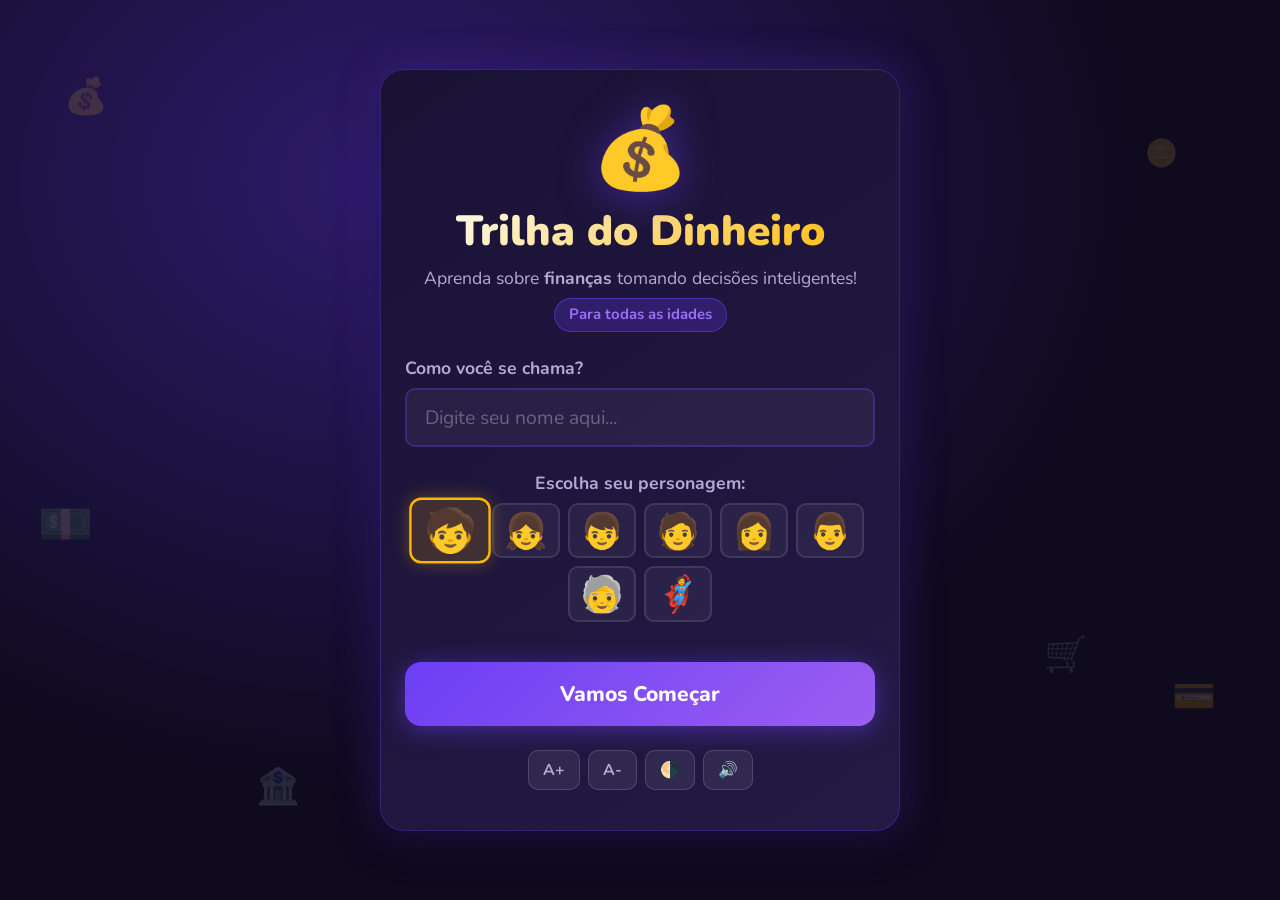
<file: trilha-financeira/index.html>
<!DOCTYPE html>
<html lang="pt-BR">

<head>
  <meta charset="UTF-8" />
  <meta name="viewport" content="width=device-width, initial-scale=1.0" />
  <title>Trilha do Dinheiro — Aprenda sobre Finanças!</title>
  <meta name="description"
    content="Jogo educativo de trilha financeira para alunos aprenderem sobre dinheiro, economias e escolhas inteligentes." />
  <link rel="preconnect" href="https://fonts.googleapis.com" />
  <link rel="preconnect" href="https://fonts.gstatic.com" crossorigin />
  <link href="https://fonts.googleapis.com/css2?family=Nunito:wght@400;600;700;800;900&display=swap" rel="stylesheet" />
  <link rel="stylesheet" href="style.css" />
</head>

<body>

  <!-- SKIP LINK para acessibilidade -->
  <a href="#main-content" class="skip-link">Pular para o conteúdo principal</a>

  <!-- TELA 1: BEM-VINDO -->
  <div id="screen-welcome" class="screen active" role="main" aria-label="Tela de boas-vindas">
    <div class="welcome-bg">
      <div class="floating-coins" aria-hidden="true">
        <span class="coin c1">💰</span>
        <span class="coin c2">🪙</span>
        <span class="coin c3">💵</span>
        <span class="coin c4">🏦</span>
        <span class="coin c5">💳</span>
        <span class="coin c6">🛒</span>
      </div>
      <div class="welcome-card" id="main-content">
        <div class="mascot-container" aria-hidden="true">
          <span class="mascot-emoji">💰</span>
        </div>
        <h1 class="welcome-title">
          Trilha do Dinheiro
        </h1>
        <p class="welcome-subtitle">
          Aprenda sobre <strong>finanças</strong> tomando decisões inteligentes!<br />
          <span class="tag-badge">Para todas as idades</span>
        </p>

        <div class="name-section">
          <label for="player-name" class="name-label">
            Como você se chama?
          </label>
          <input type="text" id="player-name" class="name-input" placeholder="Digite seu nome aqui..." maxlength="30"
            aria-required="true" autocomplete="given-name" />
        </div>

        <div class="avatar-section" role="group" aria-label="Escolha seu avatar">
          <p class="avatar-label">Escolha seu personagem:</p>
          <div class="avatar-grid">
            <button class="avatar-btn active" data-avatar="🧒" aria-label="Criança" aria-pressed="true">🧒</button>
            <button class="avatar-btn" data-avatar="👧" aria-label="Menina" aria-pressed="false">👧</button>
            <button class="avatar-btn" data-avatar="👦" aria-label="Menino" aria-pressed="false">👦</button>
            <button class="avatar-btn" data-avatar="🧑" aria-label="Jovem" aria-pressed="false">🧑</button>
            <button class="avatar-btn" data-avatar="👩" aria-label="Mulher jovem" aria-pressed="false">👩</button>
            <button class="avatar-btn" data-avatar="👨" aria-label="Homem jovem" aria-pressed="false">👨</button>
            <button class="avatar-btn" data-avatar="🧓" aria-label="Pessoa mais velha" aria-pressed="false">🧓</button>
            <button class="avatar-btn" data-avatar="🦸" aria-label="Super-herói" aria-pressed="false">🦸</button>
          </div>
        </div>

        <button id="start-btn" class="btn-primary pulse-anim" aria-label="Iniciar o jogo">
          Vamos Começar
        </button>

        <div class="accessibility-bar" role="group" aria-label="Opções de acessibilidade">
          <button class="acc-btn" id="btn-fontup" title="Aumentar letra" aria-label="Aumentar tamanho da letra">
            A+
          </button>
          <button class="acc-btn" id="btn-fontdown" title="Diminuir letra" aria-label="Diminuir tamanho da letra">
            A-
          </button>
          <button class="acc-btn" id="btn-contrast" title="Alto contraste" aria-label="Alternar alto contraste">
            <span aria-hidden="true">🌗</span>
          </button>
          <button class="acc-btn" id="btn-audio" title="Leitura em voz alta"
            aria-label="Ativar ou desativar leitura em voz alta">
            <span aria-hidden="true">🔊</span>
          </button>
        </div>
      </div>
    </div>
  </div>

  <!-- TELA 2: JOGO -->
  <div id="screen-game" class="screen" role="main" aria-label="Tela do jogo" aria-live="polite">
    <!-- HUD -->
    <header class="hud" role="banner">
      <div class="hud-player">
        <span id="hud-avatar" class="hud-avatar" aria-hidden="true">🧒</span>
        <span id="hud-name" class="hud-name">Jogador</span>
      </div>
      <div class="hud-center">
        <div class="hud-stat" role="status" aria-label="Dinheiro atual">
          <span class="hud-label">Dinheiro:</span>
          <span id="hud-money">R$ 100,00</span>
        </div>
        <div class="hud-stat" role="status" aria-label="Poupança atual">
          <span class="hud-label">Poupança:</span>
          <span id="hud-savings">R$ 0,00</span>
        </div>
        <div class="hud-stat" role="status" aria-label="Felicidade">
          <span class="hud-label">Felicidade:</span>
          <span id="hud-happiness">5/10</span>
        </div>
      </div>
      <div class="hud-progress">
        <span class="progress-label" aria-label="Progresso do jogo">Fase <span id="hud-phase">1</span>/10</span>
        <div class="progress-bar-wrap" role="progressbar" aria-valuenow="1" aria-valuemin="1" aria-valuemax="10">
          <div class="progress-bar-fill" id="progress-fill"></div>
        </div>
      </div>
    </header>

    <!-- TRILHA VISUAL -->
    <div class="trail-container" aria-hidden="true">
      <div class="trail-track" id="trail-track"></div>
    </div>

    <!-- CARD DO CENÁRIO -->
    <main class="scenario-area">
      <div class="scenario-card" id="scenario-card">
        <div class="scenario-header">
          <div>
            <h2 class="scenario-phase" id="scenario-phase-label">Fase 1 de 10</h2>
            <h3 class="scenario-title" id="scenario-title">Título do cenário</h3>
          </div>
        </div>
        <div class="scenario-tip-banner" id="tip-banner" role="note" aria-label="Dica educacional">
          <span class="tip-badge">Dica</span> <span id="tip-text"></span>
        </div>
        <p class="scenario-desc" id="scenario-desc">Descrição do cenário</p>

        <div class="choices-grid" id="choices-grid" role="group" aria-label="Suas escolhas"></div>

        <button class="btn-audio-scenario" id="btn-read-aloud" aria-label="Ler cenário em voz alta">
          Ouvir cenário
        </button>
      </div>
    </main>
  </div>

  <!-- TELA 3: FEEDBACK DA ESCOLHA -->
  <div id="screen-feedback" class="screen" role="dialog" aria-modal="true" aria-label="Resultado da sua escolha">
    <div class="feedback-card" id="feedback-card">
      <h2 class="feedback-title" id="feedback-title">Boa escolha!</h2>
      <p class="feedback-msg" id="feedback-msg">Mensagem de feedback</p>
      <div class="feedback-changes" id="feedback-changes" aria-live="polite"></div>
      <div class="feedback-lesson" id="feedback-lesson" role="note">
        <span class="lesson-badge">Lição</span> <span id="lesson-text"></span>
      </div>
      <button class="btn-primary" id="btn-next" aria-label="Continuar para a próxima fase">
        Continuar
      </button>
    </div>
  </div>

  <!-- TELA 4: FIM DO JOGO -->
  <div id="screen-end" class="screen" role="main" aria-label="Tela de resultado final">
    <div class="end-card">
      <div class="end-confetti" aria-hidden="true" id="confetti-area"></div>
      <div class="end-avatar" id="end-avatar" aria-hidden="true">🧒</div>
      <h1 class="end-title">Parabéns, <span id="end-name">Jogador</span>!</h1>
      <p class="end-subtitle" id="end-subtitle">Você completou a Trilha do Dinheiro!</p>

      <div class="end-stats">
        <div class="end-stat-card">
          <strong>Dinheiro Final</strong>
          <span id="end-money">R$ 0,00</span>
        </div>
        <div class="end-stat-card">
          <strong>Poupança</strong>
          <span id="end-savings">R$ 0,00</span>
        </div>
        <div class="end-stat-card">
          <strong>Felicidade</strong>
          <span id="end-happiness">0/10</span>
        </div>
      </div>

      <div class="medal-area" id="medal-area" aria-label="Sua medalha" role="img"></div>

      <div class="lessons-recap" id="lessons-recap" aria-label="Lições aprendidas">
        <h2>O que você aprendeu:</h2>
        <ul id="lessons-list"></ul>
      </div>

      <div class="end-actions">
        <button class="btn-primary" id="btn-restart" aria-label="Jogar novamente">
          Jogar Novamente
        </button>
        <button class="btn-secondary" id="btn-share" aria-label="Compartilhar resultado">
          Compartilhar
        </button>
      </div>
    </div>
  </div>

  <!-- Mascot SVG inline embutido como fallback -->
  <script src="game.js"></script>
</body>

</html>
</file>
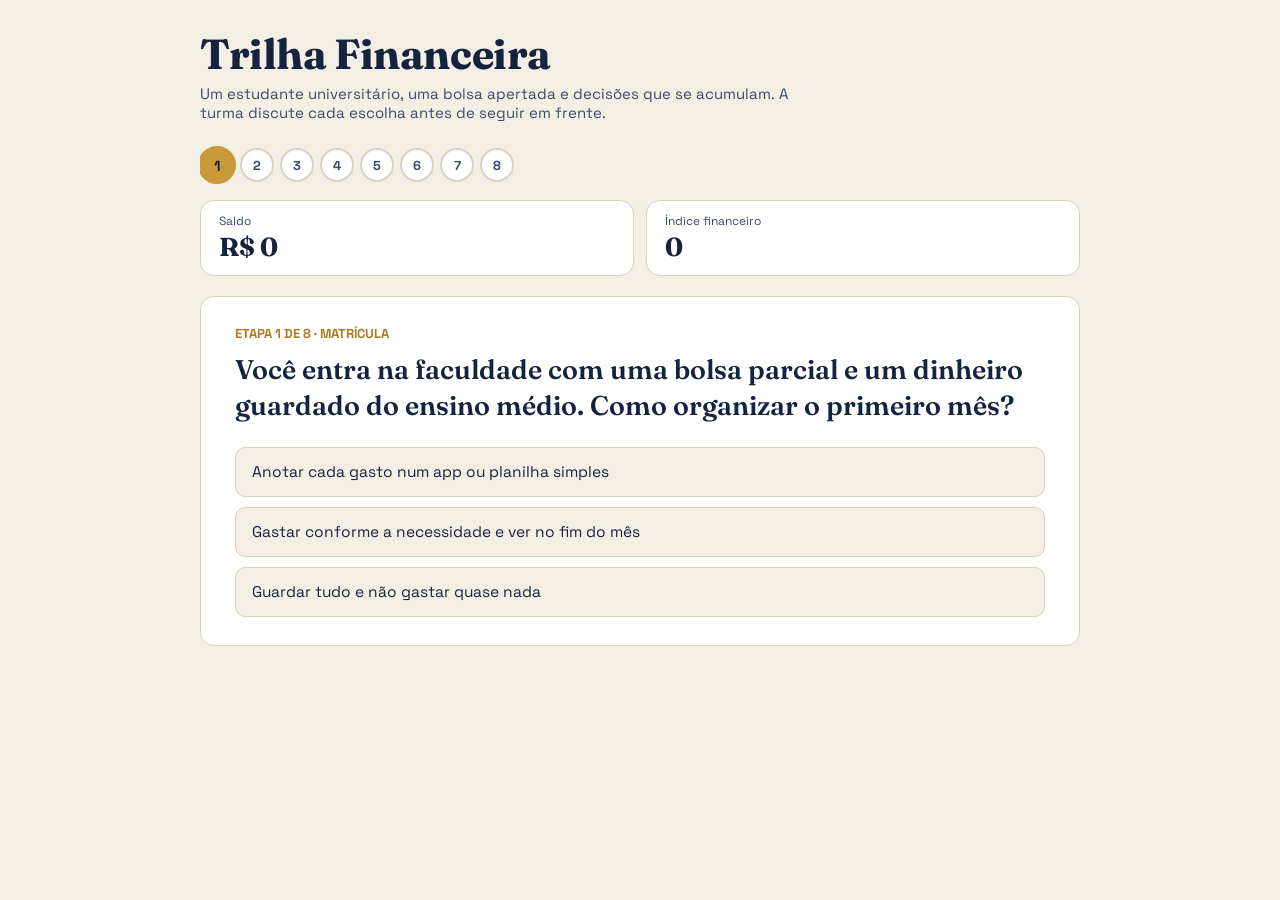
<file: Trilha Financeira.html>
<!DOCTYPE html>
<html lang="pt-BR">
<head>
<meta charset="UTF-8">
<meta name="viewport" content="width=device-width, initial-scale=1, viewport-fit=cover">
<title>Trilha Financeira</title>
<link rel="preconnect" href="https://fonts.googleapis.com">
<link rel="preconnect" href="https://fonts.gstatic.com" crossorigin>
<link href="https://fonts.googleapis.com/css2?family=Fraunces:opsz,wght@9..144,500;9..144,700&family=Space+Grotesk:wght@400;500;700&display=swap" rel="stylesheet">
<style>
  :root{
    --ink:#16233f; --ink-soft:#3a4a6b; --paper:#f3efe4; --panel:#ffffff;
    --gold:#c99a3a; --gold-deep:#a87c22; --good:#3f6b52; --bad:#a8492f;
    --line:#d9d2bf; --radius:14px;
    box-sizing:border-box;
    padding-top:env(safe-area-inset-top,0px);
    padding-bottom:env(safe-area-inset-bottom,0px);
  }
  @media (prefers-color-scheme: dark){
    :root:not([data-theme="light"]){
      --ink:#eef1f8; --ink-soft:#b7c0d6; --paper:#141a2b; --panel:#1d2438;
      --gold:#e0b657; --gold-deep:#c99a3a; --good:#6fae8b; --bad:#e2795a; --line:#2c3552;
    }
  }
  :root[data-theme="dark"]{
    --ink:#eef1f8; --ink-soft:#b7c0d6; --paper:#141a2b; --panel:#1d2438;
    --gold:#e0b657; --gold-deep:#c99a3a; --good:#6fae8b; --bad:#e2795a; --line:#2c3552;
  }
  html{scroll-padding-top:env(safe-area-inset-top,0px);}
  *{box-sizing:border-box;}
  body{
    margin:0; min-height:100%; background:var(--paper); color:var(--ink);
    font-family:'Space Grotesk',sans-serif;
    display:flex; justify-content:center; padding:28px 16px 40px;
  }
  .wrap{width:100%; max-width:880px;}
  h1{
    font-family:'Fraunces',serif; font-weight:700; font-size:clamp(28px,4vw,42px);
    margin:0 0 4px; letter-spacing:-0.01em;
  }
  .sub{color:var(--ink-soft); margin:0 0 22px; font-size:15px; max-width:60ch;}
  .track{
    display:flex; gap:6px; overflow-x:auto; padding:4px 0 18px; scrollbar-width:thin;
  }
  .stop{
    flex:0 0 auto; width:34px; height:34px; border-radius:50%;
    border:2px solid var(--line); display:flex; align-items:center; justify-content:center;
    font-size:13px; font-weight:700; color:var(--ink-soft); background:var(--panel);
    transition:transform .25s ease;
  }
  .stop.done{border-color:var(--good); color:var(--good);}
  .stop.now{border-color:var(--gold); color:var(--ink); background:var(--gold); transform:scale(1.12);}
  .stats{
    display:flex; gap:12px; margin-bottom:20px; flex-wrap:wrap;
  }
  .stat{
    background:var(--panel); border:1px solid var(--line); border-radius:var(--radius);
    padding:12px 18px; flex:1; min-width:150px;
  }
  .stat .label{font-size:12px; color:var(--ink-soft); margin-bottom:2px;}
  .stat .value{font-family:'Fraunces',serif; font-size:26px; font-weight:700;}
  .stat.good .value{color:var(--good);} .stat.bad .value{color:var(--bad);}
  .card{
    background:var(--panel); border:1px solid var(--line); border-radius:var(--radius);
    padding:28px clamp(18px,4vw,34px); position:relative;
  }
  .stage-name{color:var(--gold-deep); font-weight:700; font-size:13px; margin-bottom:10px;}
  .event{font-family:'Fraunces',serif; font-size:clamp(20px,2.6vw,27px); font-weight:600; line-height:1.35; margin:0 0 22px;}
  .choices{display:flex; flex-direction:column; gap:10px;}
  button.choice{
    text-align:left; font-family:inherit; font-size:15.5px; color:var(--ink);
    background:var(--paper); border:1px solid var(--line); border-radius:10px;
    padding:14px 16px; cursor:pointer; transition:border-color .15s, background .15s;
  }
  button.choice:hover{border-color:var(--gold);}
  button.choice:disabled{cursor:default;}
  .feedback{margin-top:20px; padding-top:18px; border-top:1px solid var(--line);}
  .feedback .tag{
    display:inline-block; font-size:12.5px; font-weight:700; padding:4px 10px;
    border-radius:20px; margin-bottom:10px;
  }
  .feedback.pos .tag{background:color-mix(in srgb, var(--good) 18%, transparent); color:var(--good);}
  .feedback.neg .tag{background:color-mix(in srgb, var(--bad) 18%, transparent); color:var(--bad);}
  .feedback p{margin:0 0 18px; line-height:1.55; color:var(--ink-soft);}
  .next{
    font-family:'Space Grotesk',sans-serif; font-weight:700; font-size:15px;
    background:var(--ink); color:var(--paper); border:none; border-radius:10px;
    padding:12px 22px; cursor:pointer;
  }
  .end h2{font-family:'Fraunces',serif; font-size:30px; margin:0 0 6px;}
  .end .rank{font-size:17px; color:var(--gold-deep); font-weight:700; margin-bottom:16px;}
  .end p{line-height:1.6; color:var(--ink-soft);}
  .restart{
    margin-top:18px; background:none; border:1px solid var(--line); color:var(--ink);
    padding:10px 18px; border-radius:10px; font-family:inherit; font-size:14px; cursor:pointer;
  }
  .discuss{
    margin-top:22px; padding:16px 18px; background:var(--paper); border-radius:10px; border:1px dashed var(--line);
  }
  .discuss p{margin:4px 0; font-size:14px;}
</style>
</head>
<body>
<div class="wrap">
  <h1>Trilha Financeira</h1>
  <p class="sub">Um estudante universitário, uma bolsa apertada e decisões que se acumulam. A turma discute cada escolha antes de seguir em frente.</p>

  <div class="track" id="track"></div>

  <div class="stats">
    <div class="stat"><div class="label">Saldo</div><div class="value" id="saldoVal">R$ 0</div></div>
    <div class="stat"><div class="label">Índice financeiro</div><div class="value" id="scoreVal">0</div></div>
  </div>

  <div class="card" id="card"></div>
</div>

<script>
const stages = [
  { name:"Matrícula", event:"Você entra na faculdade com uma bolsa parcial e um dinheiro guardado do ensino médio. Como organizar o primeiro mês?",
    choices:[
      {label:"Anotar cada gasto num app ou planilha simples", saldo:0, score:15, tag:"pos", fb:"Registrar gastos é a base de qualquer orçamento — sem saber para onde o dinheiro vai, não dá para planejar nada."},
      {label:"Gastar conforme a necessidade e ver no fim do mês", saldo:-80, score:-5, fb:"Sem acompanhar os gastos, pequenas despesas somam e o mês fecha no vermelho sem explicação clara."},
      {label:"Guardar tudo e não gastar quase nada", saldo:20, score:0, fb:"Economizar é bom, mas um orçamento rígido demais costuma quebrar no primeiro imprevisto."}
    ]},
  { name:"Primeiro estágio", event:"O primeiro salário de estagiário cai na conta: R$ 900. O que fazer com ele?",
    choices:[
      {label:"Dividir entre gastos fixos, uma reserva e lazer", saldo:900, score:15, tag:"pos", fb:"Dividir o salário em categorias — mesmo que informalmente — evita que tudo vire gasto do mês."},
      {label:"Comprar algo que está querendo há tempo", saldo:600, score:-5, fb:"Não há problema em se presentear, mas gastar o salário inteiro de uma vez deixa zero de margem para imprevistos."},
      {label:"Deixar parado na conta corrente", saldo:900, score:-5, fb:"Dinheiro parado na conta corrente perde poder de compra para a inflação — mesmo uma poupança simples já rende mais."}
    ]},
  { name:"Vida social", event:"Os amigos combinam happy hour toda sexta-feira. Como encaixar isso no orçamento?",
    choices:[
      {label:"Definir um valor mensal para lazer e respeitar", saldo:-150, score:10, tag:"pos", fb:"Ter um limite definido para lazer permite aproveitar a vida social sem comprometer o resto do orçamento."},
      {label:"Ir sempre e pagar com o cartão de crédito", saldo:-320, score:-10, fb:"Usar crédito para gastos recorrentes de lazer é um dos caminhos mais comuns para o endividamento."},
      {label:"Nunca ir para não gastar nada", saldo:0, score:0, fb:"Cortar todo lazer é insustentável a longo prazo e raramente é a resposta mais equilibrada."}
    ]},
  { name:"Cartão de crédito", event:"O banco libera um cartão com limite de R$ 2.000. O que fazer com esse limite?",
    choices:[
      {label:"Usar só o que cabe no orçamento e pagar a fatura integral", saldo:0, score:15, tag:"pos", fb:"O cartão é uma ferramenta útil quando a fatura é sempre paga integralmente — assim nunca há juros."},
      {label:"Usar o limite todo, já que 'dá para pagar depois'", saldo:-100, score:-15, fb:"Tratar o limite do cartão como renda extra é um erro comum que leva à fatura impagável."},
      {label:"Cancelar o cartão para não ter tentação", saldo:0, score:5, fb:"Evitar o cartão resolve o risco, mas também tira a chance de construir histórico de crédito com uso responsável."}
    ]},
  { name:"Notebook novo", event:"O notebook velho quebrou e a faculdade exige um para os trabalhos. A loja oferece 12x sem juros ou 3x com juros de 8% ao mês.",
    choices:[
      {label:"Parcelar em 12x sem juros, dentro do orçamento mensal", saldo:-250, score:15, tag:"pos", fb:"Parcelamento sem juros que cabe no orçamento é diferente de dívida — o valor final é o mesmo do preço à vista."},
      {label:"Parcelar em 3x com juros para 'quitar logo'", saldo:-450, score:-15, fb:"Pagar mais rápido não compensa quando os juros embutidos encarecem bastante o total pago."},
      {label:"Comprar um usado mais barato à vista", saldo:-600, score:10, fb:"Uma compra à vista evita juros, mas exige ter a reserva disponível sem comprometer outras contas."}
    ]},
  { name:"Imprevisto", event:"Uma dor de dente vira uma consulta e um tratamento não previstos, custando R$ 400.",
    choices:[
      {label:"Pagar com a reserva de emergência", saldo:-400, score:15, tag:"pos", fb:"É exatamente para isso que existe a reserva de emergência: imprevistos sem precisar recorrer a dívida."},
      {label:"Colocar no cartão de crédito", saldo:-450, score:-10, fb:"Sem reserva, o imprevisto vira dívida com juros — o mesmo problema custa mais caro."},
      {label:"Pedir emprestado para um amigo", saldo:-400, score:-5, fb:"Resolve no curto prazo, mas cria uma pendência informal que pode pesar na relação e não trata a causa: falta de reserva."}
    ]},
  { name:"Dinheiro extra", event:"No aniversário, a família dá R$ 500 de presente. O que fazer com o dinheiro?",
    choices:[
      {label:"Guardar em uma reserva de emergência, se ainda não tiver uma", saldo:500, score:15, tag:"pos", fb:"Sem reserva formada, todo dinheiro extra é uma boa oportunidade para começar a construí-la."},
      {label:"Investir em algo de baixo risco, já tendo reserva", saldo:500, score:15, tag:"pos", fb:"Com a reserva já garantida, colocar o excedente para render é o próximo passo natural."},
      {label:"Gastar tudo em uma viagem de fim de semana", saldo:100, score:-5, fb:"Não há problema em usar parte para lazer, mas gastar o valor inteiro deixa passar a chance de fortalecer a reserva."}
    ]},
  { name:"Formatura", event:"Faltam poucos meses para se formar. Olhando para trás, qual é o maior aprendizado sobre dinheiro?",
    choices:[
      {label:"Saber para onde o dinheiro vai muda todas as outras decisões", saldo:0, score:15, tag:"pos", fb:"Esse é o ponto de partida de qualquer educação financeira: visibilidade antes de qualquer plano."},
      {label:"O cartão de crédito só é vantagem quando a fatura é paga em dia", saldo:0, score:15, tag:"pos", fb:"Entender o funcionamento do crédito rotativo evita a armadilha mais comum entre jovens adultos."},
      {label:"Ter uma reserva muda como você reage a imprevistos", saldo:0, score:15, tag:"pos", fb:"A reserva de emergência é o que separa um imprevisto de uma crise financeira."}
    ]}
];

let i = 0, saldo = 0, score = 0, chosen = false;

function renderTrack(){
  const t = document.getElementById('track');
  t.innerHTML = stages.map((s,idx) => {
    const cls = idx < i ? 'done' : idx === i ? 'now' : '';
    return `<div class="stop ${cls}">${idx+1}</div>`;
  }).join('');
}

function renderStats(){
  document.getElementById('saldoVal').textContent = 'R$ ' + saldo.toLocaleString('pt-BR');
  document.getElementById('scoreVal').textContent = Math.max(0, score);
}

function renderCard(){
  const card = document.getElementById('card');
  if (i >= stages.length){
    let rank, msg;
    if (score >= 90){ rank = "Mestre das finanças"; msg = "Suas escolhas mostraram consistência: orçamento, reserva e uso consciente do crédito."; }
    else if (score >= 50){ rank = "No caminho certo"; msg = "Bons hábitos já formados, com algumas escolhas que ainda pesam no bolso."; }
    else { rank = "Ainda aprendendo"; msg = "Várias decisões custaram caro — um bom sinal de quais temas vale revisar."; }
    card.innerHTML = `
      <div class="end">
        <h2>Fim da trilha</h2>
        <div class="rank">${rank}</div>
        <p>Saldo final: <strong>R$ ${saldo.toLocaleString('pt-BR')}</strong> · Índice financeiro: <strong>${Math.max(0,score)}</strong></p>
        <p>${msg}</p>
        <div class="discuss">
          <p><strong>Para discutir com a turma:</strong></p>
          <p>Qual escolha vocês fariam diferente? Alguém já viveu uma situação parecida?</p>
        </div>
        <button class="restart" onclick="restart()">Jogar novamente</button>
      </div>`;
    return;
  }
  const st = stages[i];
  chosen = false;
  card.innerHTML = `
    <div class="stage-name">ETAPA ${i+1} DE ${stages.length} · ${st.name.toUpperCase()}</div>
    <p class="event">${st.event}</p>
    <div class="choices" id="choices">
      ${st.choices.map((c,ci) => `<button class="choice" onclick="pick(${ci})">${c.label}</button>`).join('')}
    </div>
  `;
}

function pick(ci){
  if (chosen) return;
  chosen = true;
  const st = stages[i];
  const c = st.choices[ci];
  saldo += c.saldo;
  score += c.score;
  renderStats();
  document.querySelectorAll('#choices button').forEach(b => b.disabled = true);
  const tagText = c.tag === 'pos' ? 'Boa escolha' : (c.score < 0 ? 'Custou caro' : 'Neutro');
  const fbClass = c.tag === 'pos' ? 'pos' : (c.score < 0 ? 'neg' : '');
  const deltaStr = (c.saldo>0?'+':'') + 'R$ ' + c.saldo.toLocaleString('pt-BR') + ' · ' + (c.score>0?'+':'') + c.score + ' pts';
  document.getElementById('card').insertAdjacentHTML('beforeend', `
    <div class="feedback ${fbClass}">
      <span class="tag">${tagText} · ${deltaStr}</span>
      <p>${c.fb}</p>
      <button class="next" onclick="next()">${i+1 < stages.length ? 'Próxima etapa' : 'Ver resultado'}</button>
    </div>
  `);
}

function next(){ i++; renderTrack(); renderCard(); }
function restart(){ i=0; saldo=0; score=0; renderTrack(); renderCard(); renderStats(); }

renderTrack(); renderCard(); renderStats();
</script>
</body>
</html>
</file>
<file: trilha-financeira/style.css>
/* ============================================================
   TRILHA DO DINHEIRO — CSS Principal
   Design inclusivo, vibrante e acessível
   ============================================================ */

/* ── Design Tokens ──────────────────────────────────────── */
:root {
  --clr-primary: #6C3FF5;
  --clr-primary-light: #9B6FF8;
  --clr-secondary: #FFB800;
  --clr-success: #22C55E;
  --clr-danger: #EF4444;
  --clr-warning: #F59E0B;
  --clr-info: #3B82F6;

  --bg-dark: #0F0A1E;
  --bg-card: #1A1235;
  --bg-card2: #231A45;
  --text-main: #F0ECF8;
  --text-mute: #B5A9D4;

  --radius-lg: 24px;
  --radius-md: 16px;
  --radius-sm: 10px;

  --shadow-glow: 0 0 40px rgba(108, 63, 245, 0.4);
  --shadow-card: 0 8px 40px rgba(0, 0, 0, 0.5);

  --font-size-base: 1.1rem;
  --transition: 0.25s ease;

  --space-sm: 8px;
  --space-md: 16px;
  --space-lg: 24px;
  --space-xl: 40px;
}

/* ── Alto Contraste ──────────────────────────────────────── */
body.high-contrast {
  --clr-primary: #FFFF00;
  --clr-secondary: #00FFFF;
  --bg-dark: #000000;
  --bg-card: #111111;
  --bg-card2: #1A1A1A;
  --text-main: #FFFFFF;
  --text-mute: #DDDDDD;
  --shadow-glow: 0 0 20px #FFFF00;
}

/* ── Reset & Base ─────────────────────────────────────────── */
*,
*::before,
*::after {
  box-sizing: border-box;
  margin: 0;
  padding: 0;
}

html {
  font-size: var(--font-size-base);
  scroll-behavior: smooth;
}

body {
  font-family: 'Nunito', sans-serif;
  background: var(--bg-dark);
  color: var(--text-main);
  min-height: 100vh;
  overflow-x: hidden;
}

/* ── Skip Link ────────────────────────────────────────────── */
.skip-link {
  position: absolute;
  top: -100px;
  left: 16px;
  background: var(--clr-primary);
  color: #fff;
  padding: 10px 20px;
  border-radius: var(--radius-sm);
  font-weight: 800;
  z-index: 9999;
  transition: top var(--transition);
}

.skip-link:focus {
  top: 16px;
}

/* ── Screens ─────────────────────────────────────────────── */
.screen {
  display: none;
  min-height: 100vh;
}

.screen.active {
  display: flex;
  flex-direction: column;
}

/* ══════════════════════════════════════════════════════════
   TELA 1 — BOAS-VINDAS
   ══════════════════════════════════════════════════════════ */
.welcome-bg {
  min-height: 100vh;
  background: radial-gradient(ellipse at 30% 20%, #2D1B6B 0%, #0F0A1E 60%),
    radial-gradient(ellipse at 80% 80%, #1A0F3A 0%, transparent 60%);
  display: flex;
  align-items: center;
  justify-content: center;
  padding: var(--space-lg);
  position: relative;
  overflow: hidden;
}

/* Moedas flutuantes decorativas */
.floating-coins {
  position: absolute;
  inset: 0;
  pointer-events: none;
}

.coin {
  position: absolute;
  font-size: 2rem;
  animation: floatCoin 6s ease-in-out infinite;
  opacity: 0.15;
}

.c1 {
  top: 8%;
  left: 5%;
  animation-delay: 0s;
}

.c2 {
  top: 15%;
  right: 8%;
  animation-delay: 1s;
  font-size: 1.5rem;
}

.c3 {
  top: 55%;
  left: 3%;
  animation-delay: 2s;
  font-size: 2.5rem;
}

.c4 {
  bottom: 10%;
  left: 20%;
  animation-delay: 0.5s;
}

.c5 {
  bottom: 20%;
  right: 5%;
  animation-delay: 1.5s;
}

.c6 {
  top: 70%;
  right: 15%;
  animation-delay: 3s;
}

@keyframes floatCoin {

  0%,
  100% {
    transform: translateY(0) rotate(0deg);
  }

  50% {
    transform: translateY(-20px) rotate(15deg);
  }
}

/* Card de boas-vindas */
.welcome-card {
  background: linear-gradient(145deg, var(--bg-card), var(--bg-card2));
  border: 1px solid rgba(108, 63, 245, 0.3);
  border-radius: var(--radius-lg);
  padding: var(--space-xl) var(--space-lg);
  max-width: 520px;
  width: 100%;
  box-shadow: var(--shadow-card), var(--shadow-glow);
  position: relative;
  z-index: 2;
  text-align: center;
}

.mascot-container {
  margin-bottom: var(--space-md);
}


  .mascot-emoji {
    display: inline-block;
    font-size: 4.5rem;
    line-height: 1;
    filter: drop-shadow(0 4px 20px rgba(108, 63, 245, 0.5));
    animation: pulseMascot 3s ease-in-out infinite;
  }

  @keyframes pulseMascot {

    0%,
    100% {
      transform: scale(1);
    }

    50% {
      transform: scale(1.08) rotate(3deg);
    }
  }

  .emoji-big {
    font-size: 3rem;
    line-height: 1;
  }

  .welcome-title {
    font-size: 2.4rem;
    font-weight: 900;
    background: linear-gradient(135deg, #fff 0%, var(--clr-secondary) 100%);
    -webkit-background-clip: text;
    -webkit-text-fill-color: transparent;
    background-clip: text;
    line-height: 1.2;
    margin-bottom: var(--space-sm);
  }

  .welcome-subtitle {
    color: var(--text-mute);
    font-size: 1rem;
    line-height: 1.6;
    margin-bottom: var(--space-lg);
  }

  .tag-badge {
    display: inline-block;
    background: rgba(108, 63, 245, 0.25);
    border: 1px solid rgba(108, 63, 245, 0.5);
    color: var(--clr-primary-light);
    padding: 4px 14px;
    border-radius: 999px;
    font-size: 0.85rem;
    font-weight: 700;
    margin-top: 6px;
  }

  /* Input de nome */
  .name-section {
    margin-bottom: var(--space-lg);
    text-align: left;
  }

  .name-label {
    display: block;
    font-size: 1rem;
    font-weight: 700;
    margin-bottom: var(--space-sm);
    color: var(--text-mute);
  }

  .name-input {
    width: 100%;
    padding: 14px 18px;
    border-radius: var(--radius-sm);
    border: 2px solid rgba(108, 63, 245, 0.3);
    background: rgba(255, 255, 255, 0.05);
    color: var(--text-main);
    font-family: 'Nunito', sans-serif;
    font-size: 1.1rem;
    transition: border-color var(--transition), box-shadow var(--transition);
    outline: none;
  }

  .name-input:focus {
    border-color: var(--clr-primary);
    box-shadow: 0 0 0 4px rgba(108, 63, 245, 0.2);
  }

  .name-input::placeholder {
    color: rgba(255, 255, 255, 0.3);
  }

  /* Avatares */
  .avatar-section {
    margin-bottom: var(--space-lg);
  }

  .avatar-label {
    font-size: 1rem;
    font-weight: 700;
    color: var(--text-mute);
    margin-bottom: var(--space-sm);
  }

  .avatar-grid {
    display: flex;
    flex-wrap: wrap;
    gap: 8px;
    justify-content: center;
  }

  .avatar-btn {
    font-size: 2rem;
    background: rgba(255, 255, 255, 0.05);
    border: 2px solid rgba(255, 255, 255, 0.1);
    border-radius: var(--radius-sm);
    padding: 8px 10px;
    cursor: pointer;
    transition: transform var(--transition), border-color var(--transition), background var(--transition);
    line-height: 1;
  }

  .avatar-btn:hover {
    transform: scale(1.15);
    border-color: var(--clr-primary-light);
  }

  .avatar-btn.active,
  .avatar-btn[aria-pressed="true"] {
    border-color: var(--clr-secondary);
    background: rgba(255, 184, 0, 0.15);
    transform: scale(1.2);
    box-shadow: 0 0 14px rgba(255, 184, 0, 0.3);
  }

  .avatar-btn:focus-visible {
    outline: 3px solid var(--clr-secondary);
    outline-offset: 3px;
  }

  /* Botões principais */
  .btn-primary {
    display: inline-flex;
    align-items: center;
    gap: 10px;
    justify-content: center;
    background: linear-gradient(135deg, var(--clr-primary), #9B5EF0);
    color: #fff;
    border: none;
    border-radius: var(--radius-md);
    padding: 18px 36px;
    font-family: 'Nunito', sans-serif;
    font-size: 1.2rem;
    font-weight: 800;
    cursor: pointer;
    transition: transform var(--transition), box-shadow var(--transition), filter var(--transition);
    width: 100%;
    box-shadow: 0 4px 24px rgba(108, 63, 245, 0.5);
    margin-top: var(--space-md);
  }

  .btn-primary:hover {
    transform: translateY(-3px);
    box-shadow: 0 8px 30px rgba(108, 63, 245, 0.7);
  }

  .btn-primary:active {
    transform: translateY(0);
  }

  .btn-primary:focus-visible {
    outline: 3px solid var(--clr-secondary);
    outline-offset: 4px;
  }

  .btn-secondary {
    display: inline-flex;
    align-items: center;
    gap: 10px;
    justify-content: center;
    background: transparent;
    color: var(--clr-secondary);
    border: 2px solid var(--clr-secondary);
    border-radius: var(--radius-md);
    padding: 16px 32px;
    font-family: 'Nunito', sans-serif;
    font-size: 1.1rem;
    font-weight: 800;
    cursor: pointer;
    transition: all var(--transition);
    width: 100%;
    margin-top: var(--space-md);
  }

  .btn-secondary:hover {
    background: rgba(255, 184, 0, 0.1);
    transform: translateY(-2px);
  }

  .btn-secondary:focus-visible {
    outline: 3px solid var(--clr-secondary);
    outline-offset: 4px;
  }

  /* Pulse animação */
  .pulse-anim {
    animation: pulseBtn 2.5s ease-in-out infinite;
  }

  @keyframes pulseBtn {

    0%,
    100% {
      box-shadow: 0 4px 24px rgba(108, 63, 245, 0.5);
    }

    50% {
      box-shadow: 0 4px 40px rgba(108, 63, 245, 0.9), 0 0 60px rgba(108, 63, 245, 0.3);
    }
  }

  /* Barra de acessibilidade */
  .accessibility-bar {
    display: flex;
    gap: 8px;
    justify-content: center;
    margin-top: var(--space-lg);
    flex-wrap: wrap;
  }

  .acc-btn {
    background: rgba(255, 255, 255, 0.07);
    border: 1px solid rgba(255, 255, 255, 0.15);
    color: var(--text-mute);
    border-radius: var(--radius-sm);
    padding: 8px 14px;
    font-family: 'Nunito', sans-serif;
    font-size: 0.9rem;
    font-weight: 700;
    cursor: pointer;
    transition: all var(--transition);
  }

  .acc-btn:hover {
    background: rgba(108, 63, 245, 0.2);
    color: #fff;
    border-color: var(--clr-primary);
  }

  .acc-btn:focus-visible {
    outline: 3px solid var(--clr-secondary);
    outline-offset: 3px;
  }

  .acc-btn.active {
    background: rgba(108, 63, 245, 0.35);
    color: #fff;
    border-color: var(--clr-primary);
  }

  /* ══════════════════════════════════════════════════════════
   TELA 2 — JOGO
   ══════════════════════════════════════════════════════════ */
  #screen-game {
    background: linear-gradient(180deg, #0F0A1E 0%, #1A0F3A 100%);
  }

  /* HUD */
  .hud {
    background: rgba(26, 18, 53, 0.95);
    backdrop-filter: blur(12px);
    border-bottom: 1px solid rgba(108, 63, 245, 0.25);
    padding: 12px var(--space-lg);
    display: flex;
    align-items: center;
    gap: var(--space-lg);
    flex-wrap: wrap;
    position: sticky;
    top: 0;
    z-index: 100;
  }

  .hud-player {
    display: flex;
    align-items: center;
    gap: 10px;
  }

  .hud-avatar {
    font-size: 2rem;
  }

  .hud-name {
    font-weight: 800;
    font-size: 1rem;
    color: var(--text-main);
  }

  .hud-center {
    display: flex;
    gap: var(--space-lg);
    flex: 1;
    justify-content: center;
    flex-wrap: wrap;
  }

  .hud-stat {
    display: flex;
    align-items: center;
    gap: 6px;
    background: rgba(255, 255, 255, 0.05);
    border: 1px solid rgba(255, 255, 255, 0.1);
    border-radius: 999px;
    padding: 6px 16px;
    font-size: 0.95rem;
    font-weight: 700;
  }

  .hud-label {
    color: var(--text-mute);
    font-size: 0.85rem;
    font-weight: 700;
  }

  .hud-progress {
    display: flex;
    flex-direction: column;
    align-items: flex-end;
    gap: 4px;
    min-width: 120px;
  }

  .progress-label {
    font-size: 0.85rem;
    color: var(--text-mute);
    font-weight: 700;
  }

  .progress-bar-wrap {
    width: 120px;
    height: 8px;
    background: rgba(255, 255, 255, 0.1);
    border-radius: 999px;
    overflow: hidden;
  }

  .progress-bar-fill {
    height: 100%;
    background: linear-gradient(90deg, var(--clr-primary), var(--clr-secondary));
    border-radius: 999px;
    width: 10%;
    transition: width 0.6s ease;
  }

  /* Trilha visual */
  .trail-container {
    padding: var(--space-md) var(--space-lg);
    overflow-x: auto;
    scrollbar-width: thin;
    scrollbar-color: rgba(108, 63, 245, 0.4) transparent;
  }

  .trail-track {
    display: flex;
    gap: 6px;
    align-items: center;
    min-width: max-content;
    padding: 8px 0;
  }

  .trail-step {
    width: 38px;
    height: 38px;
    border-radius: 50%;
    display: flex;
    align-items: center;
    justify-content: center;
    font-size: 1.1rem;
    border: 3px solid rgba(255, 255, 255, 0.1);
    background: rgba(255, 255, 255, 0.05);
    position: relative;
    transition: all 0.4s ease;
  }

  .trail-step.done {
    background: var(--clr-success);
    border-color: var(--clr-success);
  }

  .trail-step.current {
    background: var(--clr-primary);
    border-color: var(--clr-secondary);
    box-shadow: 0 0 18px rgba(108, 63, 245, 0.6), 0 0 0 4px rgba(255, 184, 0, 0.3);
    transform: scale(1.15);
  }

  .trail-step.future {
    opacity: 0.35;
  }

  .trail-connector {
    width: 20px;
    height: 3px;
    background: rgba(255, 255, 255, 0.1);
    border-radius: 2px;
  }

  .trail-connector.done {
    background: var(--clr-success);
  }

  /* Área do cenário */
  .scenario-area {
    flex: 1;
    display: flex;
    align-items: flex-start;
    justify-content: center;
    padding: var(--space-lg);
  }

  .scenario-card {
    background: linear-gradient(145deg, var(--bg-card), var(--bg-card2));
    border: 1px solid rgba(108, 63, 245, 0.25);
    border-radius: var(--radius-lg);
    padding: var(--space-xl) var(--space-lg);
    max-width: 680px;
    width: 100%;
    box-shadow: var(--shadow-card);
    animation: fadeSlideUp 0.4s ease;
  }

  @keyframes fadeSlideUp {
    from {
      opacity: 0;
      transform: translateY(24px);
    }

    to {
      opacity: 1;
      transform: translateY(0);
    }
  }

  .scenario-header {
    display: flex;
    align-items: center;
    gap: var(--space-md);
    margin-bottom: var(--space-lg);
  }

  .scenario-icon {
    font-size: 3rem;
  }

  .scenario-phase {
    font-size: 0.85rem;
    color: var(--text-mute);
    font-weight: 700;
    text-transform: uppercase;
    letter-spacing: 1px;
  }

  .scenario-title {
    font-size: 1.5rem;
    font-weight: 900;
    color: var(--text-main);
    line-height: 1.2;
  }

  /* Banner de dica */
  .scenario-tip-banner {
    display: flex;
    align-items: center;
    gap: 12px;
    background: rgba(255, 184, 0, 0.1);
    border: 1px solid rgba(255, 184, 0, 0.3);
    border-radius: var(--radius-sm);
    padding: 12px 16px;
    font-size: 0.95rem;
    color: var(--text-main);
    font-weight: 600;
    margin-bottom: var(--space-lg);
    line-height: 1.5;
  }

  .scenario-tip-banner.hidden {
    display: none;
  }

  .tip-badge {
    background: var(--clr-secondary);
    color: #1A0F3A;
    font-size: 0.75rem;
    font-weight: 900;
    text-transform: uppercase;
    letter-spacing: 0.5px;
    padding: 3px 8px;
    border-radius: 4px;
    flex-shrink: 0;
  }

  .scenario-desc {
    font-size: 1.1rem;
    line-height: 1.7;
    color: var(--text-main);
    margin-bottom: var(--space-lg);
  }

  /* Grid de escolhas */
  .choices-grid {
    display: grid;
    grid-template-columns: 1fr 1fr;
    gap: var(--space-md);
    margin-bottom: var(--space-lg);
  }

  @media (max-width: 500px) {
    .choices-grid {
      grid-template-columns: 1fr;
    }
  }

  .choice-btn {
    background: rgba(255, 255, 255, 0.04);
    border: 2px solid rgba(108, 63, 245, 0.25);
    border-radius: var(--radius-md);
    padding: 16px 20px;
    color: var(--text-main);
    font-family: 'Nunito', sans-serif;
    font-size: 1rem;
    font-weight: 700;
    cursor: pointer;
    transition: all var(--transition);
    text-align: left;
    display: flex;
    flex-direction: row;
    align-items: center;
    gap: 14px;
    line-height: 1.4;
  }

  .choice-btn .choice-letter {
    display: inline-flex;
    align-items: center;
    justify-content: center;
    width: 32px;
    height: 32px;
    border-radius: 50%;
    background: rgba(108, 63, 245, 0.3);
    color: #fff;
    font-weight: 800;
    font-size: 0.95rem;
    flex-shrink: 0;
    transition: all var(--transition);
  }

  .choice-btn .choice-text {
    flex: 1;
  }

  .choice-btn:hover {
    border-color: var(--clr-primary);
    background: rgba(108, 63, 245, 0.15);
    transform: translateY(-2px);
    box-shadow: 0 6px 20px rgba(108, 63, 245, 0.25);
  }

  .choice-btn:hover .choice-letter {
    background: var(--clr-primary);
  }

  .choice-btn:focus-visible {
    outline: 3px solid var(--clr-secondary);
    outline-offset: 4px;
  }

  .choice-btn.chosen-good {
    border-color: var(--clr-success);
    background: rgba(34, 197, 94, 0.12);
  }

  .choice-btn.chosen-good .choice-letter {
    background: var(--clr-success);
  }

  .choice-btn.chosen-bad {
    border-color: var(--clr-danger);
    background: rgba(239, 68, 68, 0.12);
  }

  .choice-btn.chosen-bad .choice-letter {
    background: var(--clr-danger);
  }

  .choice-btn.chosen-mid {
    border-color: var(--clr-warning);
    background: rgba(245, 158, 11, 0.12);
  }

  .choice-btn.chosen-mid .choice-letter {
    background: var(--clr-warning);
  }

  /* Botão de leitura em voz alta no cenário */
  .btn-audio-scenario {
    background: rgba(255, 255, 255, 0.05);
    border: 1px solid rgba(255, 255, 255, 0.15);
    color: var(--text-mute);
    border-radius: var(--radius-sm);
    padding: 8px 18px;
    font-family: 'Nunito', sans-serif;
    font-size: 0.9rem;
    font-weight: 700;
    cursor: pointer;
    transition: all var(--transition);
    display: flex;
    align-items: center;
    gap: 6px;
  }

  .btn-audio-scenario:hover {
    background: rgba(108, 63, 245, 0.2);
    color: #fff;
  }

  .btn-audio-scenario:focus-visible {
    outline: 3px solid var(--clr-secondary);
    outline-offset: 3px;
  }

  /* ══════════════════════════════════════════════════════════
   TELA 3 — FEEDBACK
   ══════════════════════════════════════════════════════════ */
  #screen-feedback {
    align-items: center;
    justify-content: center;
    background: rgba(0, 0, 0, 0.85);
    backdrop-filter: blur(8px);
    position: fixed;
    inset: 0;
    z-index: 200;
    padding: var(--space-lg);
  }

  .feedback-card {
    background: linear-gradient(145deg, var(--bg-card), var(--bg-card2));
    border-radius: var(--radius-lg);
    padding: var(--space-xl) var(--space-lg);
    max-width: 520px;
    width: 100%;
    text-align: center;
    box-shadow: var(--shadow-card), 0 0 60px rgba(108, 63, 245, 0.3);
    animation: popIn 0.35s cubic-bezier(0.34, 1.56, 0.64, 1);
  }

  @keyframes popIn {
    from {
      transform: scale(0.7);
      opacity: 0;
    }

    to {
      transform: scale(1);
      opacity: 1;
    }
  }

  .feedback-emoji {
    font-size: 5rem;
    line-height: 1;
    margin-bottom: var(--space-md);
  }

  .feedback-title {
    font-size: 2rem;
    font-weight: 900;
    margin-bottom: var(--space-md);
  }

  .feedback-title.good {
    color: var(--clr-success);
  }

  .feedback-title.bad {
    color: var(--clr-danger);
  }

  .feedback-title.mid {
    color: var(--clr-warning);
  }

  .feedback-msg {
    font-size: 1.1rem;
    line-height: 1.6;
    color: var(--text-mute);
    margin-bottom: var(--space-lg);
  }

  .feedback-changes {
    display: flex;
    gap: var(--space-md);
    justify-content: center;
    flex-wrap: wrap;
    margin-bottom: var(--space-lg);
  }

  .change-chip {
    padding: 8px 18px;
    border-radius: 999px;
    font-weight: 800;
    font-size: 0.95rem;
  }

  .change-chip.pos {
    background: rgba(34, 197, 94, 0.15);
    color: var(--clr-success);
    border: 1px solid var(--clr-success);
  }

  .change-chip.neg {
    background: rgba(239, 68, 68, 0.15);
    color: var(--clr-danger);
    border: 1px solid var(--clr-danger);
  }

  .change-chip.neu {
    background: rgba(107, 114, 128, 0.15);
    color: #9CA3AF;
    border: 1px solid #374151;
  }

  .feedback-lesson {
    background: rgba(59, 130, 246, 0.1);
    border: 1px solid rgba(59, 130, 246, 0.3);
    border-radius: var(--radius-sm);
    padding: 14px 18px;
    font-size: 0.95rem;
    color: #93C5FD;
    font-weight: 600;
    line-height: 1.5;
    margin-bottom: var(--space-lg);
    text-align: left;
    display: flex;
    gap: 12px;
    align-items: center;
  }

  .lesson-badge {
    background: #3B82F6;
    color: #FFFFFF;
    font-size: 0.75rem;
    font-weight: 900;
    text-transform: uppercase;
    letter-spacing: 0.5px;
    padding: 3px 8px;
    border-radius: 4px;
    flex-shrink: 0;
  }

  /* ══════════════════════════════════════════════════════════
   TELA 4 — FIM DO JOGO
   ══════════════════════════════════════════════════════════ */
  #screen-end {
    align-items: center;
    justify-content: flex-start;
    overflow-y: auto;
    background: radial-gradient(ellipse at 50% 0%, #2D1B6B 0%, #0F0A1E 60%);
  }

  .end-card {
    max-width: 640px;
    width: 100%;
    margin: 0 auto;
    padding: var(--space-xl) var(--space-lg);
    text-align: center;
    position: relative;
  }

  .end-confetti {
    position: fixed;
    inset: 0;
    pointer-events: none;
    z-index: 0;
  }

  .end-avatar {
    font-size: 5rem;
    margin-bottom: var(--space-md);
    position: relative;
    z-index: 1;
  }

  .end-title {
    font-size: 2.4rem;
    font-weight: 900;
    background: linear-gradient(135deg, #fff 0%, var(--clr-secondary) 100%);
    -webkit-background-clip: text;
    -webkit-text-fill-color: transparent;
    background-clip: text;
    margin-bottom: var(--space-sm);
    position: relative;
    z-index: 1;
  }

  .end-subtitle {
    font-size: 1.1rem;
    color: var(--text-mute);
    margin-bottom: var(--space-xl);
    position: relative;
    z-index: 1;
  }

  .end-stats {
    display: grid;
    grid-template-columns: repeat(3, 1fr);
    gap: var(--space-md);
    margin-bottom: var(--space-xl);
    position: relative;
    z-index: 1;
  }

  @media (max-width: 480px) {
    .end-stats {
      grid-template-columns: 1fr;
    }
  }

  .end-stat-card {
    background: rgba(255, 255, 255, 0.05);
    border: 1px solid rgba(255, 255, 255, 0.1);
    border-radius: var(--radius-md);
    padding: var(--space-lg) var(--space-md);
    display: flex;
    flex-direction: column;
    gap: 8px;
    align-items: center;
  }

  .end-stat-card strong {
    font-size: 0.85rem;
    color: var(--text-mute);
    font-weight: 700;
    text-transform: uppercase;
    letter-spacing: 0.5px;
  }

  .end-stat-card span {
    font-size: 1.3rem;
    font-weight: 800;
    color: var(--text-main);
  }

  .medal-area {
    font-size: 5rem;
    margin-bottom: var(--space-xl);
    position: relative;
    z-index: 1;
    animation: medalPop 0.6s cubic-bezier(0.34, 1.56, 0.64, 1) 0.3s both;
  }

  @keyframes medalPop {
    from {
      transform: scale(0) rotate(-30deg);
      opacity: 0;
    }

    to {
      transform: scale(1) rotate(0deg);
      opacity: 1;
    }
  }

  .lessons-recap {
    background: rgba(255, 255, 255, 0.04);
    border: 1px solid rgba(255, 255, 255, 0.1);
    border-radius: var(--radius-md);
    padding: var(--space-lg);
    text-align: left;
    margin-bottom: var(--space-xl);
    position: relative;
    z-index: 1;
  }

  .lessons-recap h2 {
    font-size: 1.2rem;
    font-weight: 800;
    margin-bottom: var(--space-md);
  }

  .lessons-recap ul {
    list-style: none;
    display: flex;
    flex-direction: column;
    gap: 10px;
  }

  .lessons-recap li {
    display: flex;
    gap: 10px;
    align-items: flex-start;
    font-size: 0.95rem;
    line-height: 1.5;
    color: var(--text-mute);
  }

  .lessons-recap li::before {
    content: "";
    display: inline-block;
    width: 8px;
    height: 8px;
    border-radius: 50%;
    background: var(--clr-primary-light);
    margin-top: 7px;
    flex-shrink: 0;
  }

  .end-actions {
    display: flex;
    flex-direction: column;
    gap: var(--space-md);
    position: relative;
    z-index: 1;
  }

  /* ── Confete ────────────────────────────────────────────── */
  .confetti-piece {
    position: fixed;
    width: 12px;
    height: 12px;
    top: -20px;
    border-radius: 2px;
    animation: confettiFall linear infinite;
  }

  @keyframes confettiFall {
    0% {
      transform: translateY(0) rotate(0deg);
      opacity: 1;
    }

    100% {
      transform: translateY(110vh) rotate(720deg);
      opacity: 0;
    }
  }

  /* ── Responsividade ─────────────────────────────────────── */
  @media (max-width: 600px) {
    .hud {
      gap: var(--space-sm);
      padding: 10px;
    }

    .hud-center {
      gap: var(--space-sm);
    }

    .hud-stat {
      padding: 5px 10px;
      font-size: 0.85rem;
    }

    .scenario-card {
      padding: var(--space-lg) var(--space-md);
    }

    .welcome-title {
      font-size: 1.8rem;
    }

    .welcome-card {
      padding: var(--space-lg) var(--space-md);
    }
  }

  /* ── Foco visível global (acessibilidade) ───────────────── */
  :focus-visible {
    outline: 3px solid var(--clr-secondary);
    outline-offset: 3px;
  }

  /* ── Scrollbar estilizada ───────────────────────────────── */
  ::-webkit-scrollbar {
    width: 8px;
  }

  ::-webkit-scrollbar-track {
    background: rgba(255, 255, 255, 0.04);
  }

  ::-webkit-scrollbar-thumb {
    background: rgba(108, 63, 245, 0.5);
    border-radius: 4px;
  }
</file>
